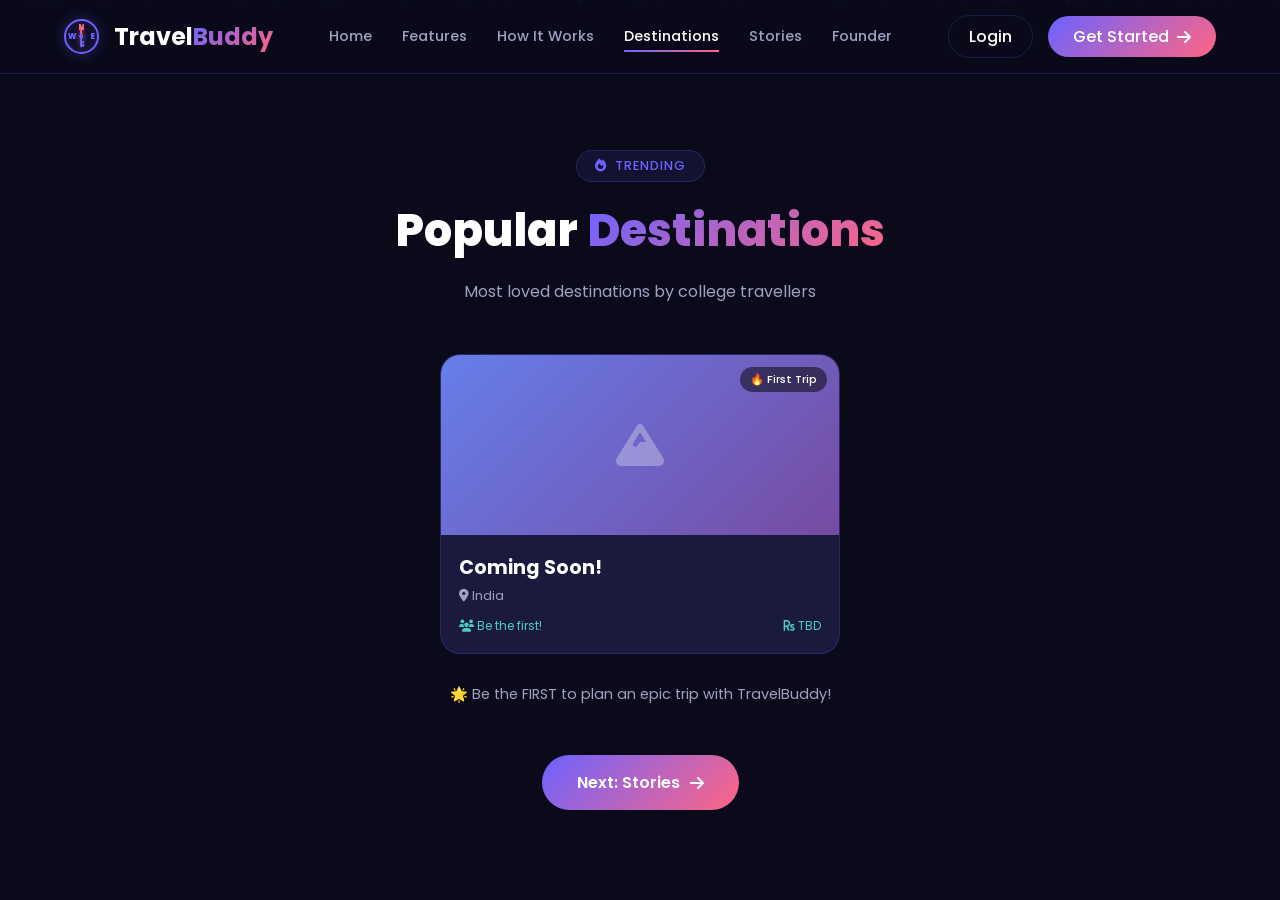
<file: destinations.html>
<!DOCTYPE html>
<html lang="en">
<head>
    <meta charset="UTF-8">
    <meta name="viewport" content="width=device-width, initial-scale=1.0">
    <title>Destinations - TravelBuddy</title>
    <link rel="stylesheet" href="styles/landing.css">
    <link href="https://fonts.googleapis.com/css2?family=Poppins:wght@300;400;500;600;700;800;900&display=swap" rel="stylesheet">
    <link rel="stylesheet" href="https://cdnjs.cloudflare.com/ajax/libs/font-awesome/6.4.0/css/all.min.css">
</head>
<body>
    <div class="particles" id="particles"></div>

    <nav class="navbar">
        <a href="index.html" class="nav-logo">
            <div class="compass-logo">
    <div class="compass-outer">
        <span class="compass-n">N</span>
        <span class="compass-e">E</span>
        <span class="compass-s">S</span>
        <span class="compass-w">W</span>
        <div class="compass-inner">
            <div class="compass-needle"></div>
            <div class="compass-center"></div>
        </div>
    </div>
</div>
            <span>Travel<span class="highlight">Buddy</span></span>
        </a>
        <div class="nav-links">
            <a href="index.html" class="nav-link">Home</a>
            <a href="features.html" class="nav-link">Features</a>
            <a href="how-it-works.html" class="nav-link">How It Works</a>
            <a href="destinations.html" class="nav-link active">Destinations</a>
            <a href="stories.html" class="nav-link">Stories</a>
            <a href="founder.html" class="nav-link">Founder</a>
        </div>
        <div class="nav-buttons">
            <a href="login.html" class="btn-login">Login</a>
            <a href="login.html#signup" class="btn-signup">Get Started <i class="fas fa-arrow-right"></i></a>
        </div>
        <div class="hamburger" id="hamburger">
            <span></span>
            <span></span>
            <span></span>
        </div>
    </nav>

    <div class="mobile-menu" id="mobileMenu">
        <a href="index.html" class="mobile-link">Home</a>
        <a href="features.html" class="mobile-link">Features</a>
        <a href="how-it-works.html" class="mobile-link">How It Works</a>
        <a href="destinations.html" class="mobile-link active">Destinations</a>
        <a href="stories.html" class="mobile-link">Stories</a>
        <a href="founder.html" class="mobile-link">Founder</a>
        <a href="login.html" class="btn-signup" style="margin-top: 20px;">Get Started</a>
    </div>

    <section class="page-section">
        <div class="page-header">
            <span class="section-tag"><i class="fas fa-fire"></i> Trending</span>
            <h1 class="page-title">Popular <span class="gradient-text">Destinations</span></h1>
            <p class="page-subtitle">Most loved destinations by college travellers</p>
        </div>
        <div class="destinations-grid single-item">
    <div class="dest-card">
        <div class="dest-image" style="background: linear-gradient(135deg, #667eea, #764ba2);">
            <div class="dest-overlay"><i class="fas fa-mountain fa-3x"></i></div>
            <div class="dest-badge">🔥 First Trip</div>
        </div>
        <div class="dest-info">
            <h3>Coming Soon!</h3>
            <p><i class="fas fa-map-marker-alt"></i> India</p>
            <div class="dest-meta">
                <span><i class="fas fa-users"></i> Be the first!</span>
                <span><i class="fas fa-rupee-sign"></i> TBD</span>
            </div>
        </div>
    </div>
</div>
<p style="text-align:center; color: var(--text-secondary); margin-top: 30px; font-size: 0.9rem;">
    🌟 Be the FIRST to plan an epic trip with TravelBuddy!
</p>
        <div class="page-cta">
            <a href="stories.html" class="btn-primary">
                Next: Stories <i class="fas fa-arrow-right"></i>
            </a>
        </div>
    </section>

    <script src="scripts/landing.js"></script>
</body>
</html>
</file>
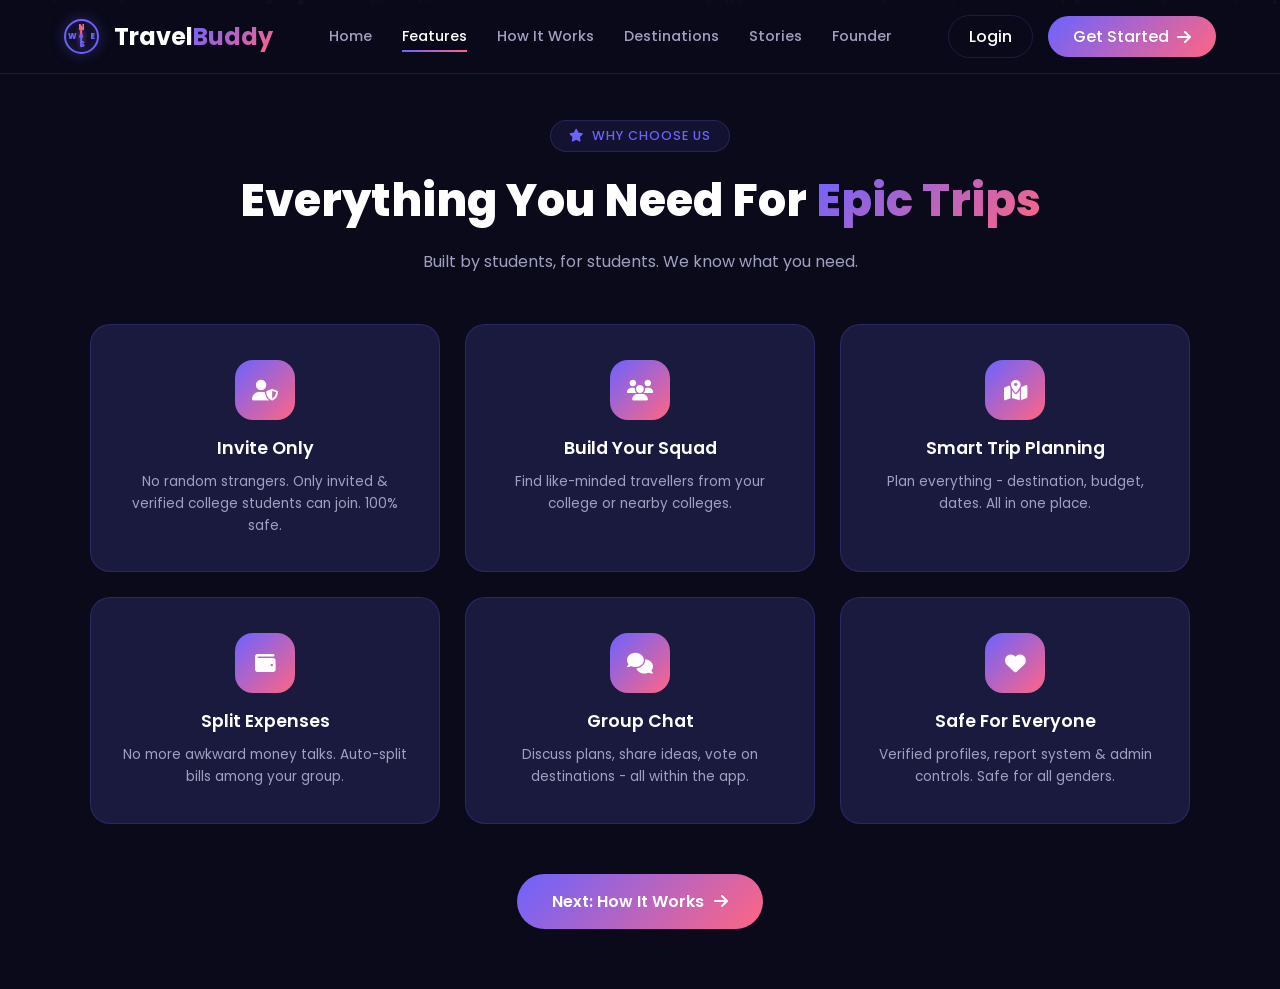
<file: features.html>
<!DOCTYPE html>
<html lang="en">
<head>
    <meta charset="UTF-8">
    <meta name="viewport" content="width=device-width, initial-scale=1.0">
    <title>Features - TravelBuddy</title>
    <link rel="stylesheet" href="styles/landing.css">
    <link href="https://fonts.googleapis.com/css2?family=Poppins:wght@300;400;500;600;700;800;900&display=swap" rel="stylesheet">
    <link rel="stylesheet" href="https://cdnjs.cloudflare.com/ajax/libs/font-awesome/6.4.0/css/all.min.css">
</head>
<body>
    <div class="particles" id="particles"></div>

    <nav class="navbar">
        <a href="index.html" class="nav-logo">
            <div class="compass-logo">
    <div class="compass-outer">
        <span class="compass-n">N</span>
        <span class="compass-e">E</span>
        <span class="compass-s">S</span>
        <span class="compass-w">W</span>
        <div class="compass-inner">
            <div class="compass-needle"></div>
            <div class="compass-center"></div>
        </div>
    </div>
</div>
            <span>Travel<span class="highlight">Buddy</span></span>
        </a>
        <div class="nav-links">
            <a href="index.html" class="nav-link">Home</a>
            <a href="features.html" class="nav-link active">Features</a>
            <a href="how-it-works.html" class="nav-link">How It Works</a>
            <a href="destinations.html" class="nav-link">Destinations</a>
            <a href="stories.html" class="nav-link">Stories</a>
            <a href="founder.html" class="nav-link">Founder</a>
        </div>
        <div class="nav-buttons">
            <a href="login.html" class="btn-login">Login</a>
            <a href="login.html#signup" class="btn-signup">Get Started <i class="fas fa-arrow-right"></i></a>
        </div>
        <div class="hamburger" id="hamburger">
            <span></span>
            <span></span>
            <span></span>
        </div>
    </nav>

    <div class="mobile-menu" id="mobileMenu">
        <a href="index.html" class="mobile-link">Home</a>
        <a href="features.html" class="mobile-link active">Features</a>
        <a href="how-it-works.html" class="mobile-link">How It Works</a>
        <a href="destinations.html" class="mobile-link">Destinations</a>
        <a href="stories.html" class="mobile-link">Stories</a>
        <a href="founder.html" class="mobile-link">Founder</a>
        <a href="login.html" class="btn-signup" style="margin-top: 20px;">Get Started</a>
    </div>

    <section class="page-section">
        <div class="page-header">
            <span class="section-tag"><i class="fas fa-star"></i> Why Choose Us</span>
            <h1 class="page-title">Everything You Need For <span class="gradient-text">Epic Trips</span></h1>
            <p class="page-subtitle">Built by students, for students. We know what you need.</p>
        </div>
        <div class="features-grid">
            <div class="feature-card">
                <div class="feature-icon"><i class="fas fa-user-shield"></i></div>
                <h3>Invite Only</h3>
                <p>No random strangers. Only invited & verified college students can join. 100% safe.</p>
            </div>
            <div class="feature-card">
                <div class="feature-icon"><i class="fas fa-users"></i></div>
                <h3>Build Your Squad</h3>
                <p>Find like-minded travellers from your college or nearby colleges.</p>
            </div>
            <div class="feature-card">
                <div class="feature-icon"><i class="fas fa-map-marked-alt"></i></div>
                <h3>Smart Trip Planning</h3>
                <p>Plan everything - destination, budget, dates. All in one place.</p>
            </div>
            <div class="feature-card">
                <div class="feature-icon"><i class="fas fa-wallet"></i></div>
                <h3>Split Expenses</h3>
                <p>No more awkward money talks. Auto-split bills among your group.</p>
            </div>
            <div class="feature-card">
                <div class="feature-icon"><i class="fas fa-comments"></i></div>
                <h3>Group Chat</h3>
                <p>Discuss plans, share ideas, vote on destinations - all within the app.</p>
            </div>
            <div class="feature-card">
                <div class="feature-icon"><i class="fas fa-heart"></i></div>
                <h3>Safe For Everyone</h3>
                <p>Verified profiles, report system & admin controls. Safe for all genders.</p>
            </div>
        </div>
        <div class="page-cta">
            <a href="how-it-works.html" class="btn-primary">
                Next: How It Works <i class="fas fa-arrow-right"></i>
            </a>
        </div>
    </section>

    <script src="scripts/landing.js"></script>
</body>
</html>
</file>
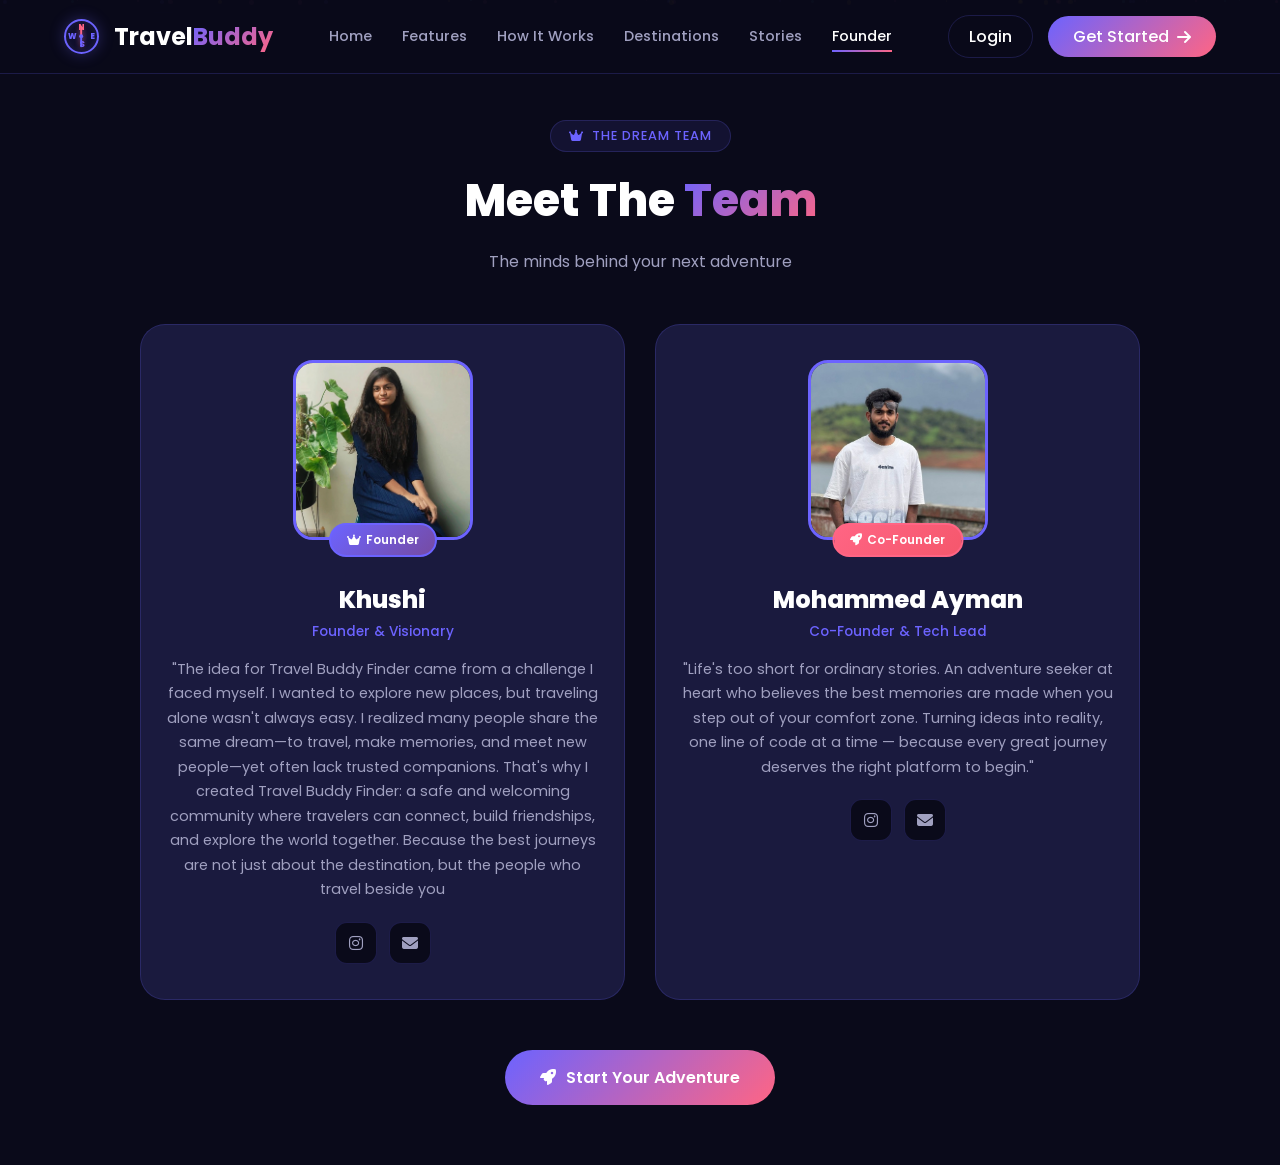
<file: founder.html>
<!DOCTYPE html>
<html lang="en">
<head>
    <meta charset="UTF-8">
    <meta name="viewport" content="width=device-width, initial-scale=1.0">
    <title>Founder - TravelBuddy</title>
    <link rel="stylesheet" href="styles/landing.css">
    <link href="https://fonts.googleapis.com/css2?family=Poppins:wght@300;400;500;600;700;800;900&display=swap" rel="stylesheet">
    <link rel="stylesheet" href="https://cdnjs.cloudflare.com/ajax/libs/font-awesome/6.4.0/css/all.min.css">
</head>
<body>
    <div class="particles" id="particles"></div>

    <nav class="navbar">
        <a href="index.html" class="nav-logo">
            <div class="compass-logo">
    <div class="compass-outer">
        <span class="compass-n">N</span>
        <span class="compass-e">E</span>
        <span class="compass-s">S</span>
        <span class="compass-w">W</span>
        <div class="compass-inner">
            <div class="compass-needle"></div>
            <div class="compass-center"></div>
        </div>
    </div>
</div>
            <span>Travel<span class="highlight">Buddy</span></span>
        </a>
        <div class="nav-links">
            <a href="index.html" class="nav-link">Home</a>
            <a href="features.html" class="nav-link">Features</a>
            <a href="how-it-works.html" class="nav-link">How It Works</a>
            <a href="destinations.html" class="nav-link">Destinations</a>
            <a href="stories.html" class="nav-link">Stories</a>
            <a href="founder.html" class="nav-link active">Founder</a>
        </div>
        <div class="nav-buttons">
            <a href="login.html" class="btn-login">Login</a>
            <a href="login.html#signup" class="btn-signup">Get Started <i class="fas fa-arrow-right"></i></a>
        </div>
        <div class="hamburger" id="hamburger">
            <span></span>
            <span></span>
            <span></span>
        </div>
    </nav>

    <div class="mobile-menu" id="mobileMenu">
        <a href="index.html" class="mobile-link">Home</a>
        <a href="features.html" class="mobile-link">Features</a>
        <a href="how-it-works.html" class="mobile-link">How It Works</a>
        <a href="destinations.html" class="mobile-link">Destinations</a>
        <a href="stories.html" class="mobile-link">Stories</a>
        <a href="founder.html" class="mobile-link active">Founder</a>
        <a href="login.html" class="btn-signup" style="margin-top: 20px;">Get Started</a>
    </div>

        <section class="page-section">
        <div class="page-header">
            <span class="section-tag"><i class="fas fa-crown"></i> The Dream Team</span>
            <h1 class="page-title">Meet The <span class="gradient-text">Team</span></h1>
            <p class="page-subtitle">The minds behind your next adventure</p>
        </div>
        <div class="team-grid">
            <!-- FOUNDER - KHUSHI -->
            <div class="team-card">
                <div class="team-image">
                    <img src="founder.jpeg" alt="Khushi - Founder" onerror="this.src='https://ui-avatars.com/api/?name=Khushi&size=300&background=6c63ff&color=fff&bold=true'">
                    <div class="team-badge founder-badge-style">
                        <i class="fas fa-crown"></i> Founder
                    </div>
                </div>
                <div class="team-info">
                    <h3 class="team-name">Khushi</h3>
                    <span class="team-role">Founder & Visionary</span>
                    <p class="team-bio">
                    "The idea for Travel Buddy Finder came from a challenge I faced myself. I wanted to explore new places, but traveling alone wasn't always easy. I realized many people share the same dream—to travel, make memories, and meet new people—yet often lack trusted companions. That's why I created Travel Buddy Finder: a safe and welcoming community where travelers can connect, build friendships, and explore the world together. Because the best journeys are not just about the destination, but the people who travel beside you
                    </p>
                    <div class="team-socials">
                        <a href="https://www.instagram.com/_khushi_.2203" target="_blank" title="Instagram">
                            <i class="fab fa-instagram"></i>
                        </a>
                        <a href="mailto:khushiiii.2203@gmail.com" title="Email">
                            <i class="fas fa-envelope"></i>
                        </a>
                    </div>
                </div>
            </div>

            <!-- CO-FOUNDER - MOHAMMED AYMAN -->
            <div class="team-card">
                <div class="team-image">
                    <img src="aymanco.jpg" alt="Mohammed Ayman - Co-Founder" onerror="this.src='https://ui-avatars.com/api/?name=Mohammed+Ayman&size=300&background=ff6584&color=fff&bold=true'">
                    <div class="team-badge cofounder-badge-style">
                        <i class="fas fa-rocket"></i> Co-Founder
                    </div>
                </div>
                <div class="team-info">
                    <h3 class="team-name">Mohammed Ayman</h3>
                    <span class="team-role">Co-Founder & Tech Lead</span>
                    <p class="team-bio">
                        "Life's too short for ordinary stories. An adventure seeker at heart
                        who believes the best memories are made when you step out of your comfort zone.
                        Turning ideas into reality, one line of code at a time — because every great
                        journey deserves the right platform to begin."
                    </p>
                    <div class="team-socials">
                        <a href="https://www.instagram.com/md.ay_man" target="_blank" title="Instagram">
                            <i class="fab fa-instagram"></i>
                        </a>
                        <a href="mailto:amdayman05@gmail.com" title="Email">
                            <i class="fas fa-envelope"></i>
                        </a>
                    </div>
                </div>
            </div>
        </div>
        <div class="page-cta">
            <a href="login.html#signup" class="btn-primary">
                <i class="fas fa-rocket"></i> Start Your Adventure
            </a>
        </div>
    </section>

    <script src="scripts/landing.js"></script>
</body>
</html>
</file>
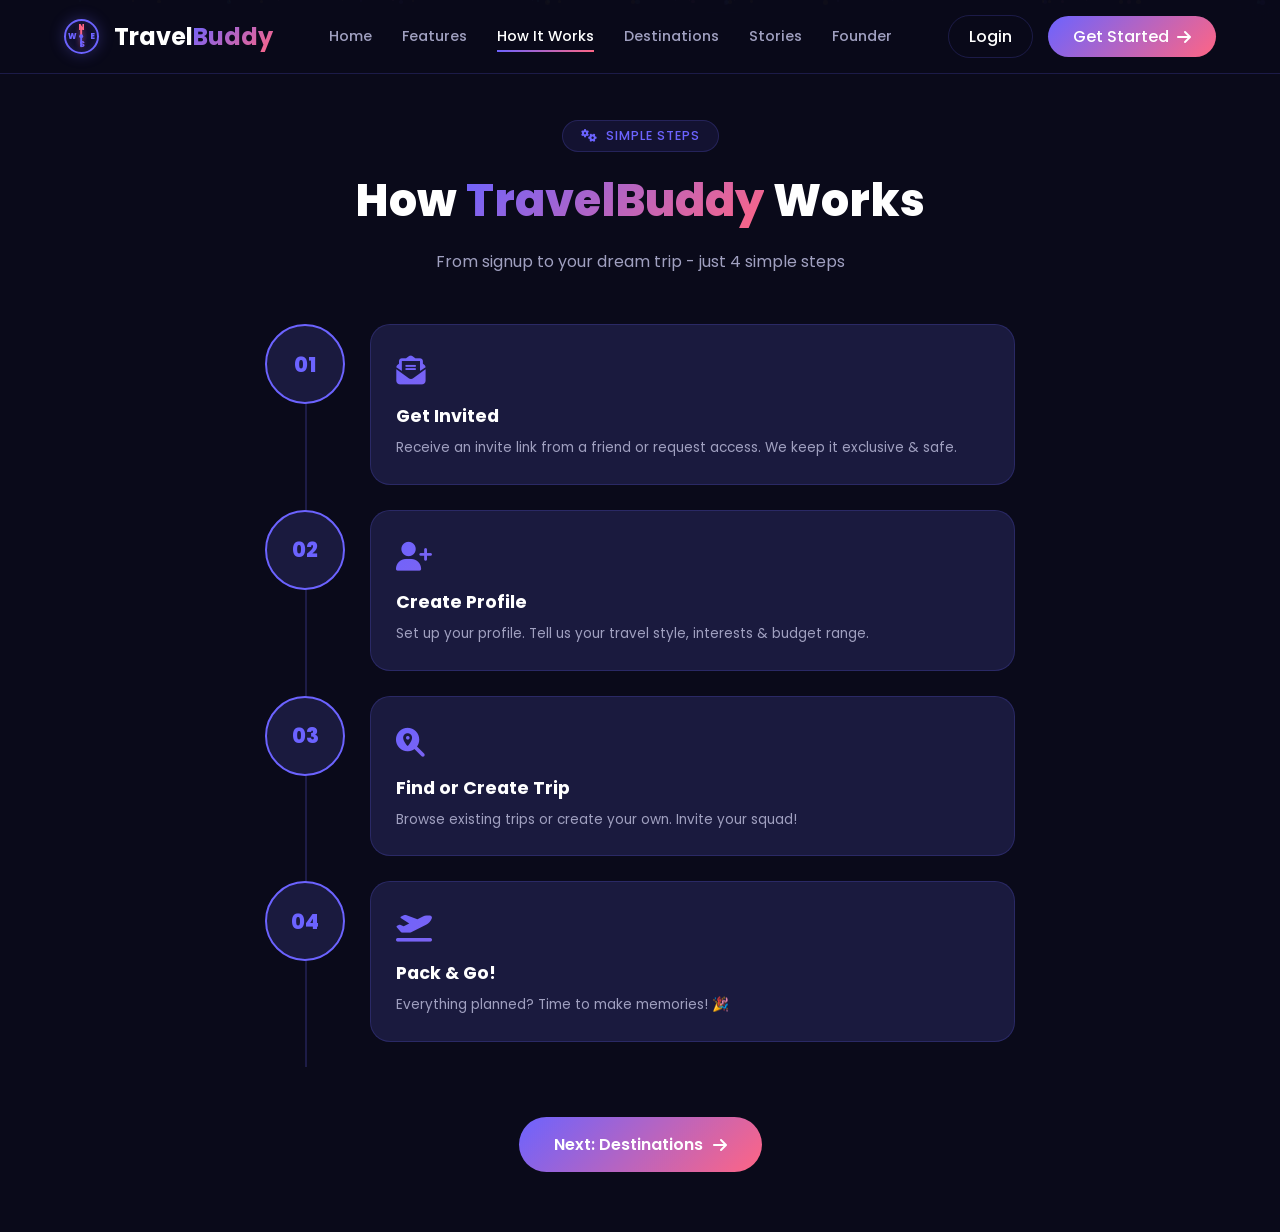
<file: how-it-works.html>
<!DOCTYPE html>
<html lang="en">
<head>
    <meta charset="UTF-8">
    <meta name="viewport" content="width=device-width, initial-scale=1.0">
    <title>How It Works - TravelBuddy</title>
    <link rel="stylesheet" href="styles/landing.css">
    <link href="https://fonts.googleapis.com/css2?family=Poppins:wght@300;400;500;600;700;800;900&display=swap" rel="stylesheet">
    <link rel="stylesheet" href="https://cdnjs.cloudflare.com/ajax/libs/font-awesome/6.4.0/css/all.min.css">
</head>
<body>
    <div class="particles" id="particles"></div>

    <nav class="navbar">
        <a href="index.html" class="nav-logo">
            <div class="compass-logo">
    <div class="compass-outer">
        <span class="compass-n">N</span>
        <span class="compass-e">E</span>
        <span class="compass-s">S</span>
        <span class="compass-w">W</span>
        <div class="compass-inner">
            <div class="compass-needle"></div>
            <div class="compass-center"></div>
        </div>
    </div>
</div>
            <span>Travel<span class="highlight">Buddy</span></span>
        </a>
        <div class="nav-links">
            <a href="index.html" class="nav-link">Home</a>
            <a href="features.html" class="nav-link">Features</a>
            <a href="how-it-works.html" class="nav-link active">How It Works</a>
            <a href="destinations.html" class="nav-link">Destinations</a>
            <a href="stories.html" class="nav-link">Stories</a>
            <a href="founder.html" class="nav-link">Founder</a>
        </div>
        <div class="nav-buttons">
            <a href="login.html" class="btn-login">Login</a>
            <a href="login.html#signup" class="btn-signup">Get Started <i class="fas fa-arrow-right"></i></a>
        </div>
        <div class="hamburger" id="hamburger">
            <span></span>
            <span></span>
            <span></span>
        </div>
    </nav>

    <div class="mobile-menu" id="mobileMenu">
        <a href="index.html" class="mobile-link">Home</a>
        <a href="features.html" class="mobile-link">Features</a>
        <a href="how-it-works.html" class="mobile-link active">How It Works</a>
        <a href="destinations.html" class="mobile-link">Destinations</a>
        <a href="stories.html" class="mobile-link">Stories</a>
        <a href="founder.html" class="mobile-link">Founder</a>
        <a href="login.html" class="btn-signup" style="margin-top: 20px;">Get Started</a>
    </div>

    <section class="page-section">
        <div class="page-header">
            <span class="section-tag"><i class="fas fa-cogs"></i> Simple Steps</span>
            <h1 class="page-title">How <span class="gradient-text">TravelBuddy</span> Works</h1>
            <p class="page-subtitle">From signup to your dream trip - just 4 simple steps</p>
        </div>
        <div class="steps-container">
            <div class="step-line"></div>
            <div class="step">
                <div class="step-number">01</div>
                <div class="step-content">
                    <div class="step-icon"><i class="fas fa-envelope-open-text"></i></div>
                    <h3>Get Invited</h3>
                    <p>Receive an invite link from a friend or request access. We keep it exclusive & safe.</p>
                </div>
            </div>
            <div class="step">
                <div class="step-number">02</div>
                <div class="step-content">
                    <div class="step-icon"><i class="fas fa-user-plus"></i></div>
                    <h3>Create Profile</h3>
                    <p>Set up your profile. Tell us your travel style, interests & budget range.</p>
                </div>
            </div>
            <div class="step">
                <div class="step-number">03</div>
                <div class="step-content">
                    <div class="step-icon"><i class="fas fa-search-location"></i></div>
                    <h3>Find or Create Trip</h3>
                    <p>Browse existing trips or create your own. Invite your squad!</p>
                </div>
            </div>
            <div class="step">
                <div class="step-number">04</div>
                <div class="step-content">
                    <div class="step-icon"><i class="fas fa-plane-departure"></i></div>
                    <h3>Pack & Go!</h3>
                    <p>Everything planned? Time to make memories! 🎉</p>
                </div>
            </div>
        </div>
        <div class="page-cta">
            <a href="destinations.html" class="btn-primary">
                Next: Destinations <i class="fas fa-arrow-right"></i>
            </a>
        </div>
    </section>

    <script src="scripts/landing.js"></script>
</body>
</html>
</file>
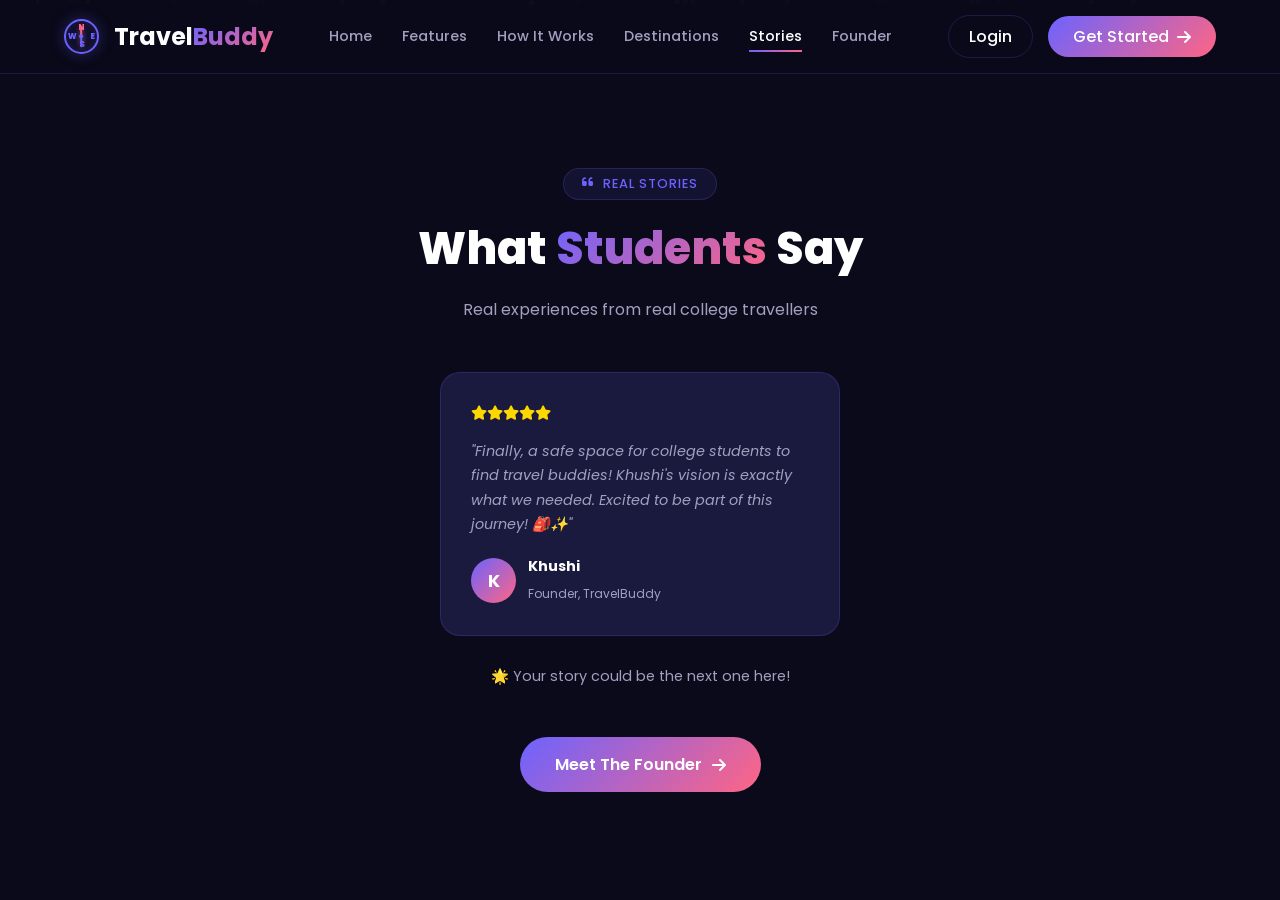
<file: stories.html>
<!DOCTYPE html>
<html lang="en">
<head>
    <meta charset="UTF-8">
    <meta name="viewport" content="width=device-width, initial-scale=1.0">
    <title>Stories - TravelBuddy</title>
    <link rel="stylesheet" href="styles/landing.css">
    <link href="https://fonts.googleapis.com/css2?family=Poppins:wght@300;400;500;600;700;800;900&display=swap" rel="stylesheet">
    <link rel="stylesheet" href="https://cdnjs.cloudflare.com/ajax/libs/font-awesome/6.4.0/css/all.min.css">
</head>
<body>
    <div class="particles" id="particles"></div>

    <nav class="navbar">
        <a href="index.html" class="nav-logo">
            <div class="compass-logo">
    <div class="compass-outer">
        <span class="compass-n">N</span>
        <span class="compass-e">E</span>
        <span class="compass-s">S</span>
        <span class="compass-w">W</span>
        <div class="compass-inner">
            <div class="compass-needle"></div>
            <div class="compass-center"></div>
        </div>
    </div>
</div>
            <span>Travel<span class="highlight">Buddy</span></span>
        </a>
        <div class="nav-links">
            <a href="index.html" class="nav-link">Home</a>
            <a href="features.html" class="nav-link">Features</a>
            <a href="how-it-works.html" class="nav-link">How It Works</a>
            <a href="destinations.html" class="nav-link">Destinations</a>
            <a href="stories.html" class="nav-link active">Stories</a>
            <a href="founder.html" class="nav-link">Founder</a>
        </div>
        <div class="nav-buttons">
            <a href="login.html" class="btn-login">Login</a>
            <a href="login.html#signup" class="btn-signup">Get Started <i class="fas fa-arrow-right"></i></a>
        </div>
        <div class="hamburger" id="hamburger">
            <span></span>
            <span></span>
            <span></span>
        </div>
    </nav>

    <div class="mobile-menu" id="mobileMenu">
        <a href="index.html" class="mobile-link">Home</a>
        <a href="features.html" class="mobile-link">Features</a>
        <a href="how-it-works.html" class="mobile-link">How It Works</a>
        <a href="destinations.html" class="mobile-link">Destinations</a>
        <a href="stories.html" class="mobile-link active">Stories</a>
        <a href="founder.html" class="mobile-link">Founder</a>
        <a href="login.html" class="btn-signup" style="margin-top: 20px;">Get Started</a>
    </div>

    <section class="page-section">
        <div class="page-header">
            <span class="section-tag"><i class="fas fa-quote-left"></i> Real Stories</span>
            <h1 class="page-title">What <span class="gradient-text">Students</span> Say</h1>
            <p class="page-subtitle">Real experiences from real college travellers</p>
        </div>
        <div class="testimonials-slider single-item">
    <div class="testimonial-card">
        <div class="stars-rating">
            <i class="fas fa-star"></i><i class="fas fa-star"></i><i class="fas fa-star"></i><i class="fas fa-star"></i><i class="fas fa-star"></i>
        </div>
        <p class="testimonial-text">"Finally, a safe space for college students to find travel buddies! Khushi's vision is exactly what we needed. Excited to be part of this journey! 🎒✨"</p>
        <div class="testimonial-author">
            <div class="author-avatar">K</div>
            <div class="author-info">
                <h4>Khushi</h4>
                <span>Founder, TravelBuddy</span>
            </div>
        </div>
    </div>
</div>
<p style="text-align:center; color: var(--text-secondary); margin-top: 30px; font-size: 0.9rem;">
    🌟 Your story could be the next one here!
</p>
        <div class="page-cta">
            <a href="founder.html" class="btn-primary">
                Meet The Founder <i class="fas fa-arrow-right"></i>
            </a>
        </div>
    </section>

    <script src="scripts/landing.js"></script>
</body>
</html>
</file>
<file: styles/landing.css>
* { margin: 0; padding: 0; box-sizing: border-box; }

:root {
    --bg-primary: #0a0a1a;
    --bg-secondary: #12122a;
    --bg-card: #1a1a3e;
    --text-primary: #ffffff;
    --text-secondary: #a0a0c0;
    --accent-1: #6c63ff;
    --accent-2: #ff6584;
    --accent-3: #4ecdc4;
    --gradient-1: linear-gradient(135deg, #6c63ff, #ff6584);
    --glow-1: 0 0 20px rgba(108, 99, 255, 0.3);
    --border-color: rgba(108, 99, 255, 0.2);
    --transition: all 0.3s ease;
}

html { scroll-behavior: smooth; }

body {
    font-family: 'Poppins', sans-serif;
    background: var(--bg-primary);
    color: var(--text-primary);
    overflow-x: hidden;
    min-height: 100vh;
    animation: pageEnter 0.6s ease;
}

@keyframes pageEnter {
    from { opacity: 0; transform: translateY(20px); }
    to { opacity: 1; transform: translateY(0); }
}

.preloader {
    position: fixed; top: 0; left: 0;
    width: 100%; height: 100%;
    background: var(--bg-primary);
    display: flex; align-items: center; justify-content: center;
    z-index: 10000;
    transition: opacity 0.5s, visibility 0.5s;
}
.preloader.hidden { opacity: 0; visibility: hidden; }

.plane-loader { text-align: center; }
.plane-loader .fa-plane {
    font-size: 3rem; color: var(--accent-1);
    animation: flyPlane 2s infinite;
}
@keyframes flyPlane {
    0%, 100% { transform: translateX(-20px) rotate(-5deg); }
    50% { transform: translateX(20px) rotate(5deg); }
}
.loader-text {
    margin-top: 20px; color: var(--text-secondary);
    font-size: 0.9rem; letter-spacing: 2px;
}
.loader-bar {
    width: 200px; height: 3px;
    background: var(--bg-card); border-radius: 10px;
    margin-top: 15px; overflow: hidden;
}
.loader-fill {
    width: 0%; height: 100%;
    background: var(--gradient-1); border-radius: 10px;
    animation: loadBar 2s forwards;
}
@keyframes loadBar { to { width: 100%; } }

.particles {
    position: fixed; top: 0; left: 0;
    width: 100%; height: 100%;
    pointer-events: none; z-index: 0;
}
.particle {
    position: absolute; width: 3px; height: 3px;
    background: var(--accent-1); border-radius: 50%;
    opacity: 0.3;
    animation: floatParticle linear infinite;
}
@keyframes floatParticle {
    0% { transform: translateY(100vh) rotate(0deg); opacity: 0; }
    10% { opacity: 0.3; }
    90% { opacity: 0.3; }
    100% { transform: translateY(-10vh) rotate(720deg); opacity: 0; }
}

.navbar {
    position: fixed; top: 0; left: 0;
    width: 100%; padding: 15px 5%;
    display: flex; align-items: center; justify-content: space-between;
    z-index: 1000;
    backdrop-filter: blur(20px);
    background: rgba(10, 10, 26, 0.85);
    border-bottom: 1px solid var(--border-color);
}

.nav-logo {
    display: flex; align-items: center; gap: 10px;
    font-size: 1.5rem; font-weight: 700;
    text-decoration: none; color: var(--text-primary);
}
.nav-logo .fa-route {
    color: var(--accent-1); font-size: 1.8rem;
}

.highlight {
    background: var(--gradient-1);
    -webkit-background-clip: text;
    -webkit-text-fill-color: transparent;
    background-clip: text;
}

.nav-links { display: flex; gap: 30px; }
.nav-link {
    text-decoration: none; color: var(--text-secondary);
    font-size: 0.9rem; font-weight: 500;
    transition: var(--transition); position: relative;
}
.nav-link::after {
    content: ''; position: absolute; bottom: -5px; left: 0;
    width: 0; height: 2px; background: var(--gradient-1);
    transition: var(--transition);
}
.nav-link:hover, .nav-link.active { color: var(--text-primary); }
.nav-link:hover::after, .nav-link.active::after { width: 100%; }

.nav-buttons { display: flex; gap: 15px; align-items: center; }
.btn-login {
    text-decoration: none; color: var(--text-primary);
    font-weight: 500; padding: 8px 20px;
    border: 1px solid var(--border-color);
    border-radius: 50px; transition: var(--transition);
}
.btn-login:hover { border-color: var(--accent-1); box-shadow: var(--glow-1); }

.btn-signup {
    text-decoration: none; color: var(--text-primary);
    font-weight: 500; padding: 8px 25px;
    background: var(--gradient-1); border-radius: 50px;
    transition: var(--transition);
    display: inline-flex; align-items: center; gap: 8px;
}
.btn-signup:hover { transform: translateY(-2px); box-shadow: var(--glow-1); }

.hamburger {
    display: none; flex-direction: column; gap: 5px;
    cursor: pointer; z-index: 1001;
}
.hamburger span {
    width: 25px; height: 2px;
    background: var(--text-primary);
    transition: var(--transition);
}
.hamburger.active span:nth-child(1) { transform: rotate(45deg) translate(5px, 5px); }
.hamburger.active span:nth-child(2) { opacity: 0; }
.hamburger.active span:nth-child(3) { transform: rotate(-45deg) translate(5px, -5px); }

.mobile-menu {
    display: none; position: fixed; top: 0; left: 0;
    width: 100%; height: 100vh;
    background: var(--bg-primary);
    flex-direction: column; align-items: center; justify-content: center;
    gap: 25px; z-index: 999;
    opacity: 0; visibility: hidden;
    transition: var(--transition);
}
.mobile-menu.active { opacity: 1; visibility: visible; }
.mobile-link {
    text-decoration: none; color: var(--text-primary);
    font-size: 1.3rem; font-weight: 500;
    transition: var(--transition);
}
.mobile-link.active, .mobile-link:hover {
    background: var(--gradient-1);
    -webkit-background-clip: text;
    -webkit-text-fill-color: transparent;
    background-clip: text;
}

/* HERO */
.hero {
    min-height: 100vh;
    display: flex; align-items: center; justify-content: center;
    position: relative; padding: 100px 5% 50px;
    overflow: hidden;
}
.hero-bg {
    position: absolute; bottom: 0; left: 0;
    width: 100%; height: 100%; z-index: 0;
}
.mountain {
    position: absolute; bottom: 0; width: 100%;
    clip-path: polygon(0 100%, 20% 40%, 40% 70%, 60% 30%, 80% 60%, 100% 20%, 100% 100%);
}
.mountain-1 { height: 40%; background: rgba(108, 99, 255, 0.1); z-index: 3; }
.mountain-2 {
    height: 50%; background: rgba(108, 99, 255, 0.05);
    clip-path: polygon(0 100%, 15% 50%, 35% 75%, 55% 35%, 75% 65%, 100% 25%, 100% 100%);
    z-index: 2;
}
.mountain-3 {
    height: 60%; background: rgba(108, 99, 255, 0.03);
    clip-path: polygon(0 100%, 10% 55%, 30% 80%, 50% 40%, 70% 70%, 90% 30%, 100% 100%);
    z-index: 1;
}
.cloud {
    position: absolute; color: rgba(255, 255, 255, 0.03);
    font-size: 5rem; animation: moveCloud linear infinite;
}
.cloud-1 { top: 15%; animation-duration: 30s; }
.cloud-2 { top: 25%; animation-duration: 40s; font-size: 3rem; }
.cloud-3 { top: 35%; animation-duration: 35s; font-size: 4rem; }
@keyframes moveCloud {
    0% { transform: translateX(-200px); }
    100% { transform: translateX(calc(100vw + 200px)); }
}

.hero-content {
    text-align: center; z-index: 10; max-width: 800px;
}
.hero-badge {
    display: inline-flex; align-items: center; gap: 8px;
    padding: 8px 20px;
    background: rgba(78, 205, 196, 0.1);
    border: 1px solid rgba(78, 205, 196, 0.3);
    border-radius: 50px; color: var(--accent-3);
    font-size: 0.85rem; font-weight: 500;
    margin-bottom: 25px;
    animation: fadeInDown 1s ease 0.3s both;
}
.hero-title {
    font-size: 3.5rem; font-weight: 800;
    line-height: 1.2; margin-bottom: 20px;
}
.hero-title .line-1 {
    display: block; animation: fadeInUp 0.8s ease 0.5s both;
    color: var(--text-secondary); font-size: 1.8rem; font-weight: 400;
}
.hero-title .line-2 { display: block; animation: fadeInUp 0.8s ease 0.7s both; }
.hero-title .line-3 { display: block; animation: fadeInUp 0.8s ease 0.9s both; font-size: 2.5rem; }

.gradient-text {
    background: var(--gradient-1);
    -webkit-background-clip: text;
    -webkit-text-fill-color: transparent;
    background-clip: text;
}

.hero-subtitle {
    font-size: 1.1rem; color: var(--text-secondary);
    line-height: 1.8; margin-bottom: 35px;
    animation: fadeInUp 0.8s ease 1.1s both;
}

.hero-buttons {
    display: flex; gap: 20px; justify-content: center;
    flex-wrap: wrap; margin-bottom: 40px;
    animation: fadeInUp 0.8s ease 1.3s both;
}

.btn-primary {
    display: inline-flex; align-items: center; gap: 10px;
    padding: 15px 35px; background: var(--gradient-1);
    color: white; text-decoration: none;
    border-radius: 50px; font-weight: 600;
    font-size: 1rem; transition: var(--transition);
    border: none; cursor: pointer;
}
.btn-primary:hover {
    transform: translateY(-3px);
    box-shadow: 0 10px 30px rgba(108, 99, 255, 0.4);
}

.btn-secondary {
    display: inline-flex; align-items: center; gap: 10px;
    padding: 15px 35px; background: transparent;
    color: var(--text-primary); text-decoration: none;
    border-radius: 50px; font-weight: 600; font-size: 1rem;
    border: 2px solid var(--border-color);
    transition: var(--transition);
}
.btn-secondary:hover {
    border-color: var(--accent-1);
    box-shadow: var(--glow-1); transform: translateY(-3px);
}

.hero-stats {
    display: flex; justify-content: center; gap: 50px;
    margin-bottom: 40px;
    animation: fadeInUp 0.8s ease 1.5s both;
}
.stat { text-align: center; }
.stat-number {
    font-size: 2rem; font-weight: 800;
    background: var(--gradient-1);
    -webkit-background-clip: text;
    -webkit-text-fill-color: transparent;
    background-clip: text;
}
.stat-label {
    display: block; font-size: 0.8rem;
    color: var(--text-secondary); margin-top: 5px;
}

.hero-explore {
    animation: fadeInUp 0.8s ease 1.7s both;
}
.hero-explore p {
    color: var(--text-secondary);
    font-size: 0.85rem;
    margin-bottom: 15px;
    letter-spacing: 2px;
}
.quick-nav {
    display: flex; justify-content: center;
    gap: 20px; flex-wrap: wrap;
}
.quick-nav a {
    text-decoration: none;
    color: var(--text-secondary);
    font-size: 0.85rem;
    padding: 8px 18px;
    border: 1px solid var(--border-color);
    border-radius: 50px;
    transition: var(--transition);
    display: inline-flex;
    align-items: center;
    gap: 6px;
}
.quick-nav a:hover {
    color: var(--text-primary);
    border-color: var(--accent-1);
    box-shadow: var(--glow-1);
    transform: translateY(-2px);
}

/* PAGE SECTIONS (For other pages) */
.page-section {
    min-height: 100vh;
    padding: 120px 5% 60px;
    display: flex;
    flex-direction: column;
    justify-content: center;
    align-items: center;
}

.page-header {
    text-align: center;
    margin-bottom: 50px;
    animation: fadeInUp 0.8s ease;
}

.section-tag {
    display: inline-flex;
    align-items: center; gap: 8px;
    padding: 6px 18px;
    background: rgba(108, 99, 255, 0.1);
    border: 1px solid rgba(108, 99, 255, 0.2);
    border-radius: 50px;
    color: var(--accent-1);
    font-size: 0.8rem; font-weight: 500;
    margin-bottom: 15px;
    letter-spacing: 1px;
    text-transform: uppercase;
}

.page-title {
    font-size: 2.8rem; font-weight: 800;
    margin-bottom: 15px;
}

.page-subtitle {
    color: var(--text-secondary);
    font-size: 1rem;
    max-width: 500px; margin: 0 auto;
}

.page-cta {
    margin-top: 50px;
    animation: fadeInUp 0.8s ease 0.5s both;
}

/* FEATURES GRID */
.features-grid {
    display: grid;
    grid-template-columns: repeat(3, 1fr);
    gap: 25px;
    max-width: 1100px;
    width: 100%;
    animation: fadeInUp 0.8s ease 0.3s both;
}
.feature-card {
    background: var(--bg-card);
    border: 1px solid var(--border-color);
    border-radius: 20px;
    padding: 35px 25px;
    text-align: center;
    transition: var(--transition);
    cursor: pointer;
}
.feature-card:hover {
    transform: translateY(-10px);
    border-color: var(--accent-1);
    box-shadow: var(--glow-1);
}
.feature-icon {
    width: 60px; height: 60px;
    margin: 0 auto 15px;
    background: var(--gradient-1);
    border-radius: 18px;
    display: flex; align-items: center; justify-content: center;
    font-size: 1.3rem; color: white;
}
.feature-card h3 {
    font-size: 1.1rem; margin-bottom: 10px;
    font-weight: 600;
}
.feature-card p {
    color: var(--text-secondary);
    font-size: 0.85rem;
    line-height: 1.6;
}

/* STEPS */
.steps-container {
    max-width: 750px;
    width: 100%;
    position: relative;
    animation: fadeInUp 0.8s ease 0.3s both;
}
.step-line {
    position: absolute;
    left: 40px; top: 0; bottom: 0;
    width: 2px;
    background: var(--border-color);
}
.step {
    display: flex; gap: 25px;
    margin-bottom: 25px;
    align-items: flex-start;
}
.step-number {
    min-width: 80px; height: 80px;
    display: flex; align-items: center; justify-content: center;
    background: var(--bg-card);
    border: 2px solid var(--accent-1);
    border-radius: 50%;
    font-size: 1.3rem; font-weight: 800;
    color: var(--accent-1); z-index: 2;
}
.step-content {
    background: var(--bg-card);
    border: 1px solid var(--border-color);
    border-radius: 20px;
    padding: 25px; flex: 1;
    transition: var(--transition);
}
.step-content:hover {
    border-color: var(--accent-1);
    box-shadow: var(--glow-1);
}
.step-icon {
    font-size: 1.8rem;
    margin-bottom: 10px;
    background: var(--gradient-1);
    -webkit-background-clip: text;
    -webkit-text-fill-color: transparent;
    background-clip: text;
}
.step-content h3 {
    font-size: 1.1rem; margin-bottom: 8px;
}
.step-content p {
    color: var(--text-secondary);
    font-size: 0.85rem; line-height: 1.6;
}

/* DESTINATIONS */
.destinations-grid {
    display: grid;
    grid-template-columns: repeat(4, 1fr);
    gap: 20px;
    max-width: 1100px;
    width: 100%;
    animation: fadeInUp 0.8s ease 0.3s both;
}
.dest-card {
    background: var(--bg-card);
    border: 1px solid var(--border-color);
    border-radius: 20px;
    overflow: hidden;
    transition: var(--transition);
    cursor: pointer;
}
.dest-card:hover {
    transform: translateY(-10px);
    box-shadow: 0 20px 40px rgba(0, 0, 0, 0.3);
}
.dest-image {
    height: 180px;
    display: flex; align-items: center; justify-content: center;
    position: relative; overflow: hidden;
}
.dest-overlay {
    color: rgba(255, 255, 255, 0.3);
    transition: var(--transition);
}
.dest-card:hover .dest-overlay {
    transform: scale(1.2);
    color: rgba(255, 255, 255, 0.5);
}
.dest-badge {
    position: absolute;
    top: 12px; right: 12px;
    padding: 4px 10px;
    background: rgba(0, 0, 0, 0.5);
    backdrop-filter: blur(10px);
    border-radius: 50px;
    font-size: 0.7rem; font-weight: 500;
}
.dest-info { padding: 18px; }
.dest-info h3 { font-size: 1.2rem; margin-bottom: 5px; }
.dest-info p {
    color: var(--text-secondary);
    font-size: 0.8rem; margin-bottom: 12px;
}
.dest-meta {
    display: flex; justify-content: space-between;
    font-size: 0.75rem; color: var(--accent-3);
}

/* TESTIMONIALS */
.testimonials-slider {
    display: grid;
    grid-template-columns: repeat(3, 1fr);
    gap: 25px;
    max-width: 1100px;
    width: 100%;
    animation: fadeInUp 0.8s ease 0.3s both;
}
.testimonial-card {
    background: var(--bg-card);
    border: 1px solid var(--border-color);
    border-radius: 20px;
    padding: 30px;
    transition: var(--transition);
}
.testimonial-card:hover {
    border-color: var(--accent-1);
    transform: translateY(-5px);
}
.stars-rating {
    color: #ffd700; margin-bottom: 15px;
    font-size: 0.9rem;
}
.testimonial-text {
    color: var(--text-secondary);
    font-size: 0.9rem; line-height: 1.7;
    margin-bottom: 20px; font-style: italic;
}
.testimonial-author {
    display: flex; align-items: center; gap: 12px;
}
.author-avatar {
    width: 45px; height: 45px;
    background: var(--gradient-1);
    border-radius: 50%;
    display: flex; align-items: center; justify-content: center;
    font-weight: 700; font-size: 1.1rem;
}
.author-info h4 { font-size: 0.9rem; margin-bottom: 3px; }
.author-info span {
    font-size: 0.75rem; color: var(--text-secondary);
}

/* FOUNDER */
.founder-card {
    max-width: 800px; width: 100%;
    display: flex; gap: 40px;
    align-items: center;
    background: var(--bg-card);
    border: 1px solid var(--border-color);
    border-radius: 30px;
    padding: 40px;
    transition: var(--transition);
    animation: fadeInUp 0.8s ease 0.3s both;
}
.founder-card:hover {
    border-color: var(--accent-1);
    box-shadow: var(--glow-1);
}
.founder-image {
    position: relative; flex-shrink: 0;
}
.founder-image img {
    width: 220px; height: 220px;
    object-fit: cover;
    border-radius: 20px;
    border: 3px solid var(--accent-1);
}
.founder-badge {
    position: absolute;
    bottom: -10px; left: 50%;
    transform: translateX(-50%);
    padding: 8px 20px;
    background: var(--gradient-1);
    border-radius: 50px;
    font-size: 0.8rem; font-weight: 600;
    white-space: nowrap;
    display: flex; align-items: center; gap: 5px;
}
.founder-info { flex: 1; }
.founder-name {
    font-size: 2rem; font-weight: 800;
    margin-bottom: 5px;
}
.founder-role {
    color: var(--accent-1);
    font-size: 0.9rem; font-weight: 500;
    display: block; margin-bottom: 20px;
}
.founder-bio {
    color: var(--text-secondary);
    line-height: 1.8;
    font-size: 0.95rem; margin-bottom: 25px;
}
.founder-socials {
    display: flex; gap: 15px;
}
.founder-socials a {
    width: 45px; height: 45px;
    display: flex; align-items: center; justify-content: center;
    background: var(--bg-primary);
    border: 1px solid var(--border-color);
    border-radius: 12px;
    color: var(--text-secondary);
    font-size: 1.1rem;
    transition: var(--transition);
    text-decoration: none;
}
.founder-socials a:hover {
    background: var(--gradient-1);
    color: white;
    border-color: transparent;
    transform: translateY(-3px);
}

@keyframes fadeInUp {
    from { opacity: 0; transform: translateY(30px); }
    to { opacity: 1; transform: translateY(0); }
}
@keyframes fadeInDown {
    from { opacity: 0; transform: translateY(-30px); }
    to { opacity: 1; transform: translateY(0); }
}

/* RESPONSIVE */
@media (max-width: 1024px) {
    .features-grid { grid-template-columns: repeat(2, 1fr); }
    .destinations-grid { grid-template-columns: repeat(2, 1fr); }
    .testimonials-slider { grid-template-columns: repeat(2, 1fr); }
}

@media (max-width: 768px) {
    .nav-links, .nav-buttons { display: none; }
    .hamburger { display: flex; }
    .mobile-menu { display: flex; }

    .hero-title { font-size: 2.2rem; }
    .hero-title .line-1 { font-size: 1.2rem; }
    .hero-title .line-3 { font-size: 1.6rem; }
    .hero-stats { gap: 25px; }
    .stat-number { font-size: 1.5rem; }

    .page-title { font-size: 1.8rem; }
    .features-grid { grid-template-columns: 1fr; gap: 15px; }
    .destinations-grid { grid-template-columns: 1fr; max-width: 350px; margin: 0 auto; }
    .testimonials-slider { grid-template-columns: 1fr; max-width: 450px; margin: 0 auto; }

    .step { flex-direction: column; align-items: center; text-align: center; }
    .step-line { display: none; }
    .step-number { min-width: 60px; height: 60px; font-size: 1.2rem; }

    .founder-card {
        flex-direction: column; text-align: center;
        padding: 25px;
    }
    .founder-image img { width: 160px; height: 160px; }
    .founder-socials { justify-content: center; }

    .quick-nav { flex-direction: column; align-items: center; }
    .quick-nav a { width: 200px; justify-content: center; }
}

/* TEAM SECTION (Founder + Co-Founder) */
.team-grid {
    display: grid;
    grid-template-columns: repeat(2, 1fr);
    gap: 30px;
    max-width: 1000px;
    width: 100%;
    animation: fadeInUp 0.8s ease 0.3s both;
}

.team-card {
    background: var(--bg-card);
    border: 1px solid var(--border-color);
    border-radius: 25px;
    padding: 35px 25px;
    text-align: center;
    transition: var(--transition);
}

.team-card:hover {
    border-color: var(--accent-1);
    box-shadow: var(--glow-1);
    transform: translateY(-5px);
}

.team-image {
    position: relative;
    display: inline-block;
    margin-bottom: 20px;
}

.team-image img {
    width: 180px;
    height: 180px;
    object-fit: cover;
    border-radius: 20px;
    border: 3px solid var(--accent-1);
}

.team-badge {
    position: absolute;
    bottom: -10px;
    left: 50%;
    transform: translateX(-50%);
    padding: 6px 16px;
    border-radius: 50px;
    font-size: 0.75rem;
    font-weight: 600;
    white-space: nowrap;
    display: flex;
    align-items: center;
    gap: 5px;
    color: white;
}

.founder-badge-style {
    background: linear-gradient(135deg, #6c63ff, #764ba2);
    border: 2px solid #6c63ff;
}

.cofounder-badge-style {
    background: linear-gradient(135deg, #ff6584, #f5576c);
    border: 2px solid #ff6584;
}

.team-info {
    margin-top: 15px;
}

.team-name {
    font-size: 1.5rem;
    font-weight: 800;
    margin-bottom: 5px;
}

.team-role {
    color: var(--accent-1);
    font-size: 0.85rem;
    font-weight: 500;
    display: block;
    margin-bottom: 15px;
}

.team-bio {
    color: var(--text-secondary);
    line-height: 1.7;
    font-size: 0.9rem;
    margin-bottom: 20px;
}

.team-socials {
    display: flex;
    justify-content: center;
    gap: 12px;
}

.team-socials a {
    width: 42px;
    height: 42px;
    display: flex;
    align-items: center;
    justify-content: center;
    background: var(--bg-primary);
    border: 1px solid var(--border-color);
    border-radius: 12px;
    color: var(--text-secondary);
    font-size: 1rem;
    transition: var(--transition);
    text-decoration: none;
}

.team-socials a:hover {
    background: var(--gradient-1);
    color: white;
    border-color: transparent;
    transform: translateY(-3px);
}

/* SINGLE ITEM CENTERED */
.destinations-grid.single-item,
.testimonials-slider.single-item {
    grid-template-columns: 1fr;
    max-width: 400px;
    margin: 0 auto;
}

@media (max-width: 768px) {
    .team-grid {
        grid-template-columns: 1fr;
        max-width: 400px;
        margin: 0 auto;
    }
    .team-image img {
        width: 150px;
        height: 150px;
    }
}

@media (max-width: 480px) {
    .hero-title { font-size: 1.8rem; }
    .hero-buttons { flex-direction: column; align-items: center; }
    .hero-stats { flex-direction: column; gap: 15px; }
    .page-section { padding: 100px 5% 40px; }
}
/* ============================
   COMPASS LOGO - JACK SPARROW STYLE
   ============================ */

.compass-logo {
    width: 35px;
    height: 35px;
    display: inline-flex;
    align-items: center;
    justify-content: center;
    position: relative;
    margin-right: 5px;
}

.compass-outer {
    width: 100%;
    height: 100%;
    border: 2px solid var(--accent-1);
    border-radius: 50%;
    position: relative;
    background: radial-gradient(circle, rgba(108, 99, 255, 0.1), transparent);
    box-shadow: 0 0 15px rgba(108, 99, 255, 0.3),
                inset 0 0 10px rgba(108, 99, 255, 0.2);
    animation: compassGlow 3s ease-in-out infinite;
}

@keyframes compassGlow {
    0%, 100% { 
        box-shadow: 0 0 15px rgba(108, 99, 255, 0.3),
                    inset 0 0 10px rgba(108, 99, 255, 0.2);
    }
    50% { 
        box-shadow: 0 0 25px rgba(108, 99, 255, 0.5),
                    inset 0 0 15px rgba(108, 99, 255, 0.3);
    }
}

.compass-n,
.compass-e,
.compass-s,
.compass-w {
    position: absolute;
    font-size: 0.5rem;
    font-weight: 800;
    color: var(--accent-1);
    font-family: 'Poppins', sans-serif;
}

.compass-n {
    top: 1px;
    left: 50%;
    transform: translateX(-50%);
    color: #ff6584;
}

.compass-s {
    bottom: 1px;
    left: 50%;
    transform: translateX(-50%);
}

.compass-e {
    right: 2px;
    top: 50%;
    transform: translateY(-50%);
}

.compass-w {
    left: 2px;
    top: 50%;
    transform: translateY(-50%);
}

.compass-inner {
    position: absolute;
    top: 50%;
    left: 50%;
    transform: translate(-50%, -50%);
    width: 70%;
    height: 70%;
    display: flex;
    align-items: center;
    justify-content: center;
}

.compass-needle {
    width: 2px;
    height: 100%;
    background: linear-gradient(to bottom, 
        #ff6584 0%, 
        #ff6584 45%, 
        var(--accent-1) 55%, 
        var(--accent-1) 100%
    );
    border-radius: 2px;
    animation: compassSpin 8s linear infinite;
    transform-origin: center;
    position: absolute;
    box-shadow: 0 0 5px rgba(255, 101, 132, 0.6);
}

@keyframes compassSpin {
    0% { transform: rotate(0deg); }
    25% { transform: rotate(90deg); }
    50% { transform: rotate(180deg); }
    75% { transform: rotate(270deg); }
    100% { transform: rotate(360deg); }
}

.compass-center {
    width: 4px;
    height: 4px;
    background: var(--accent-1);
    border-radius: 50%;
    position: absolute;
    z-index: 2;
    box-shadow: 0 0 8px rgba(108, 99, 255, 0.8);
}

/* Larger compass for hero/featured areas */
.compass-logo.large {
    width: 60px;
    height: 60px;
}

.compass-logo.large .compass-n,
.compass-logo.large .compass-e,
.compass-logo.large .compass-s,
.compass-logo.large .compass-w {
    font-size: 0.7rem;
}
</file>
